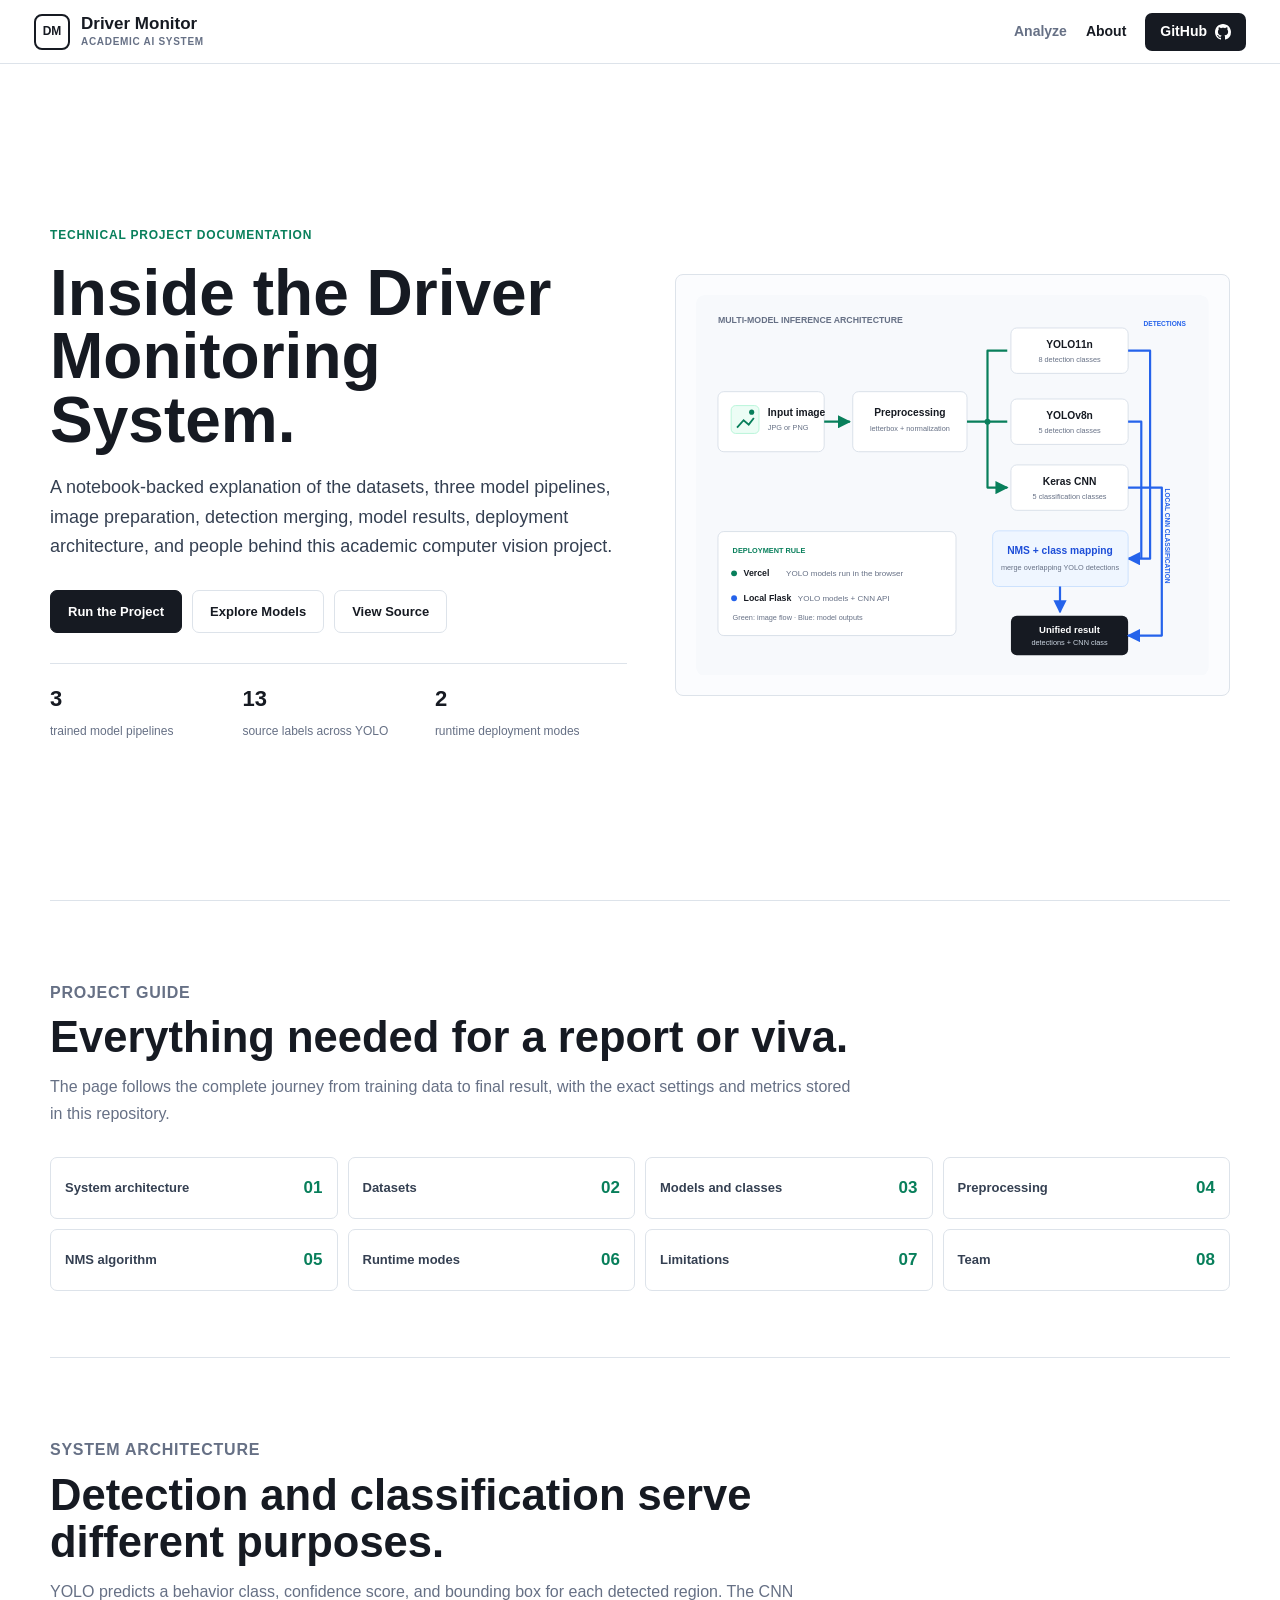
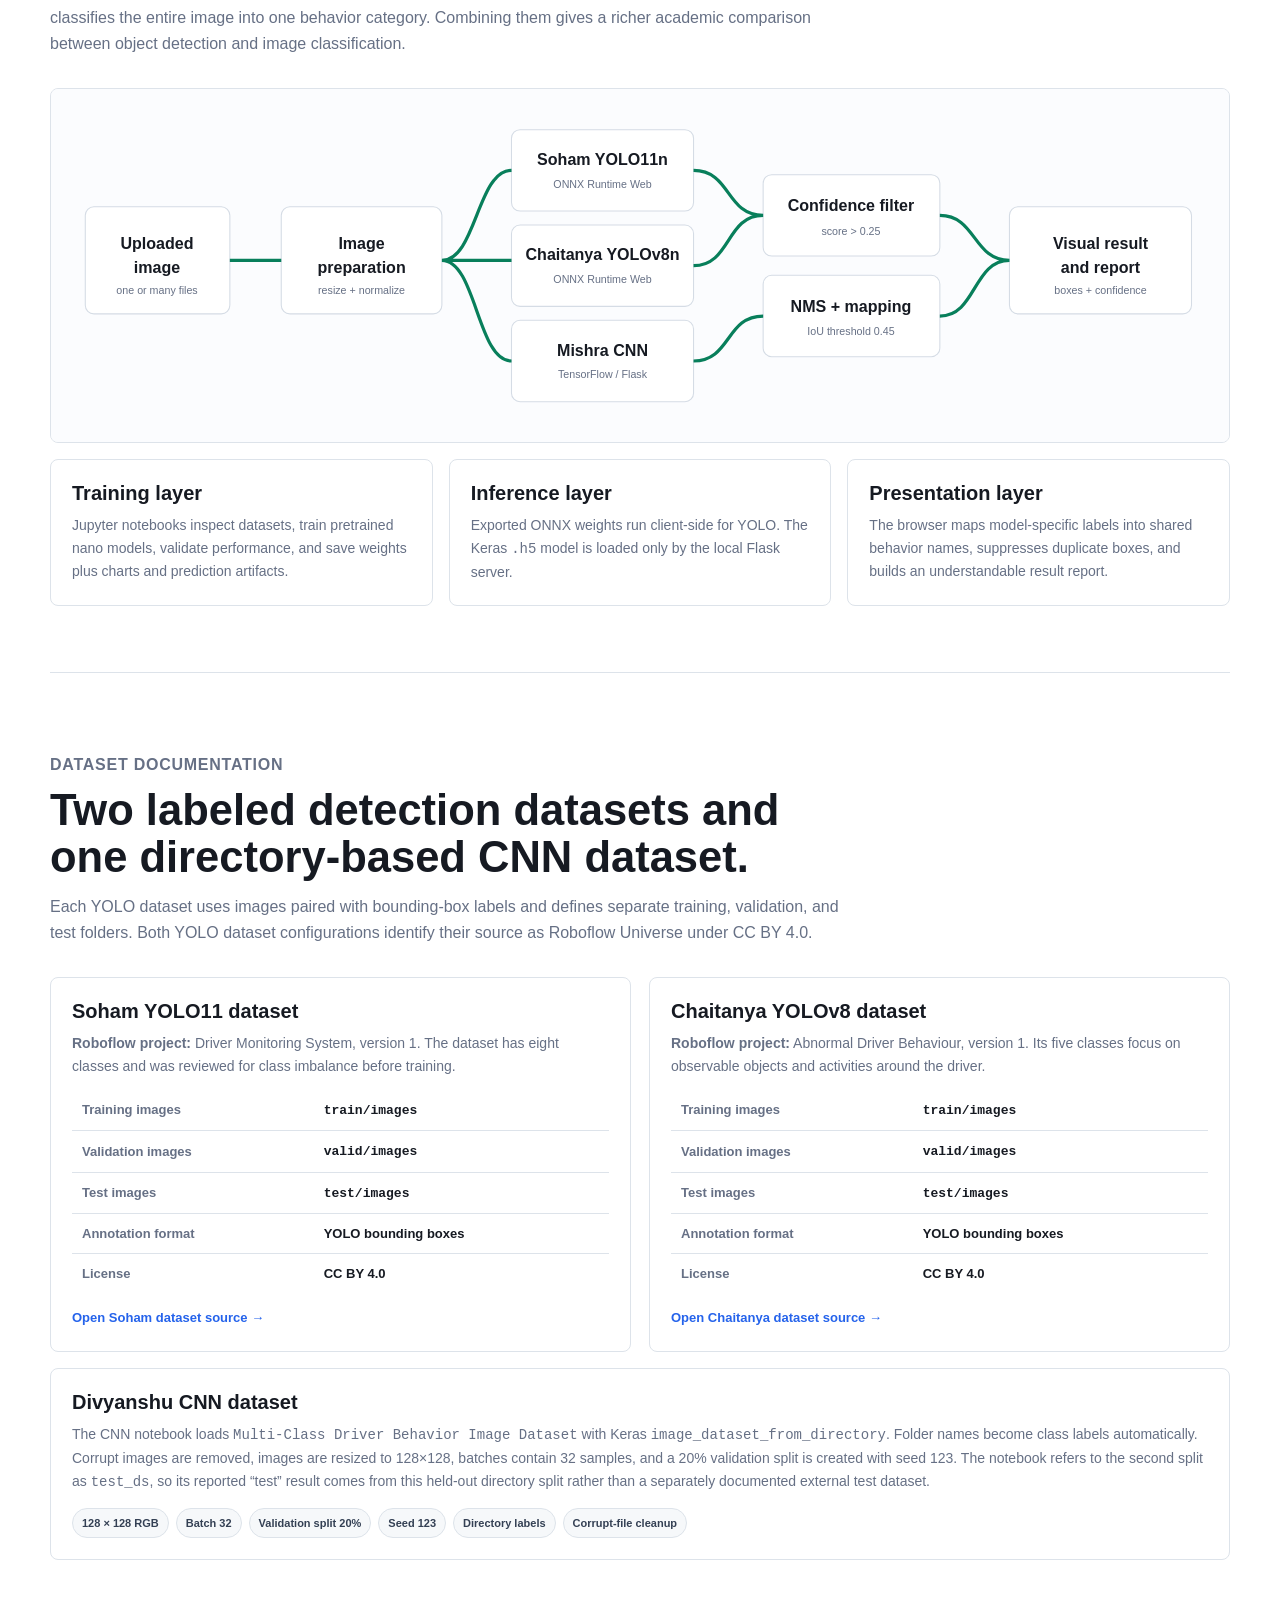
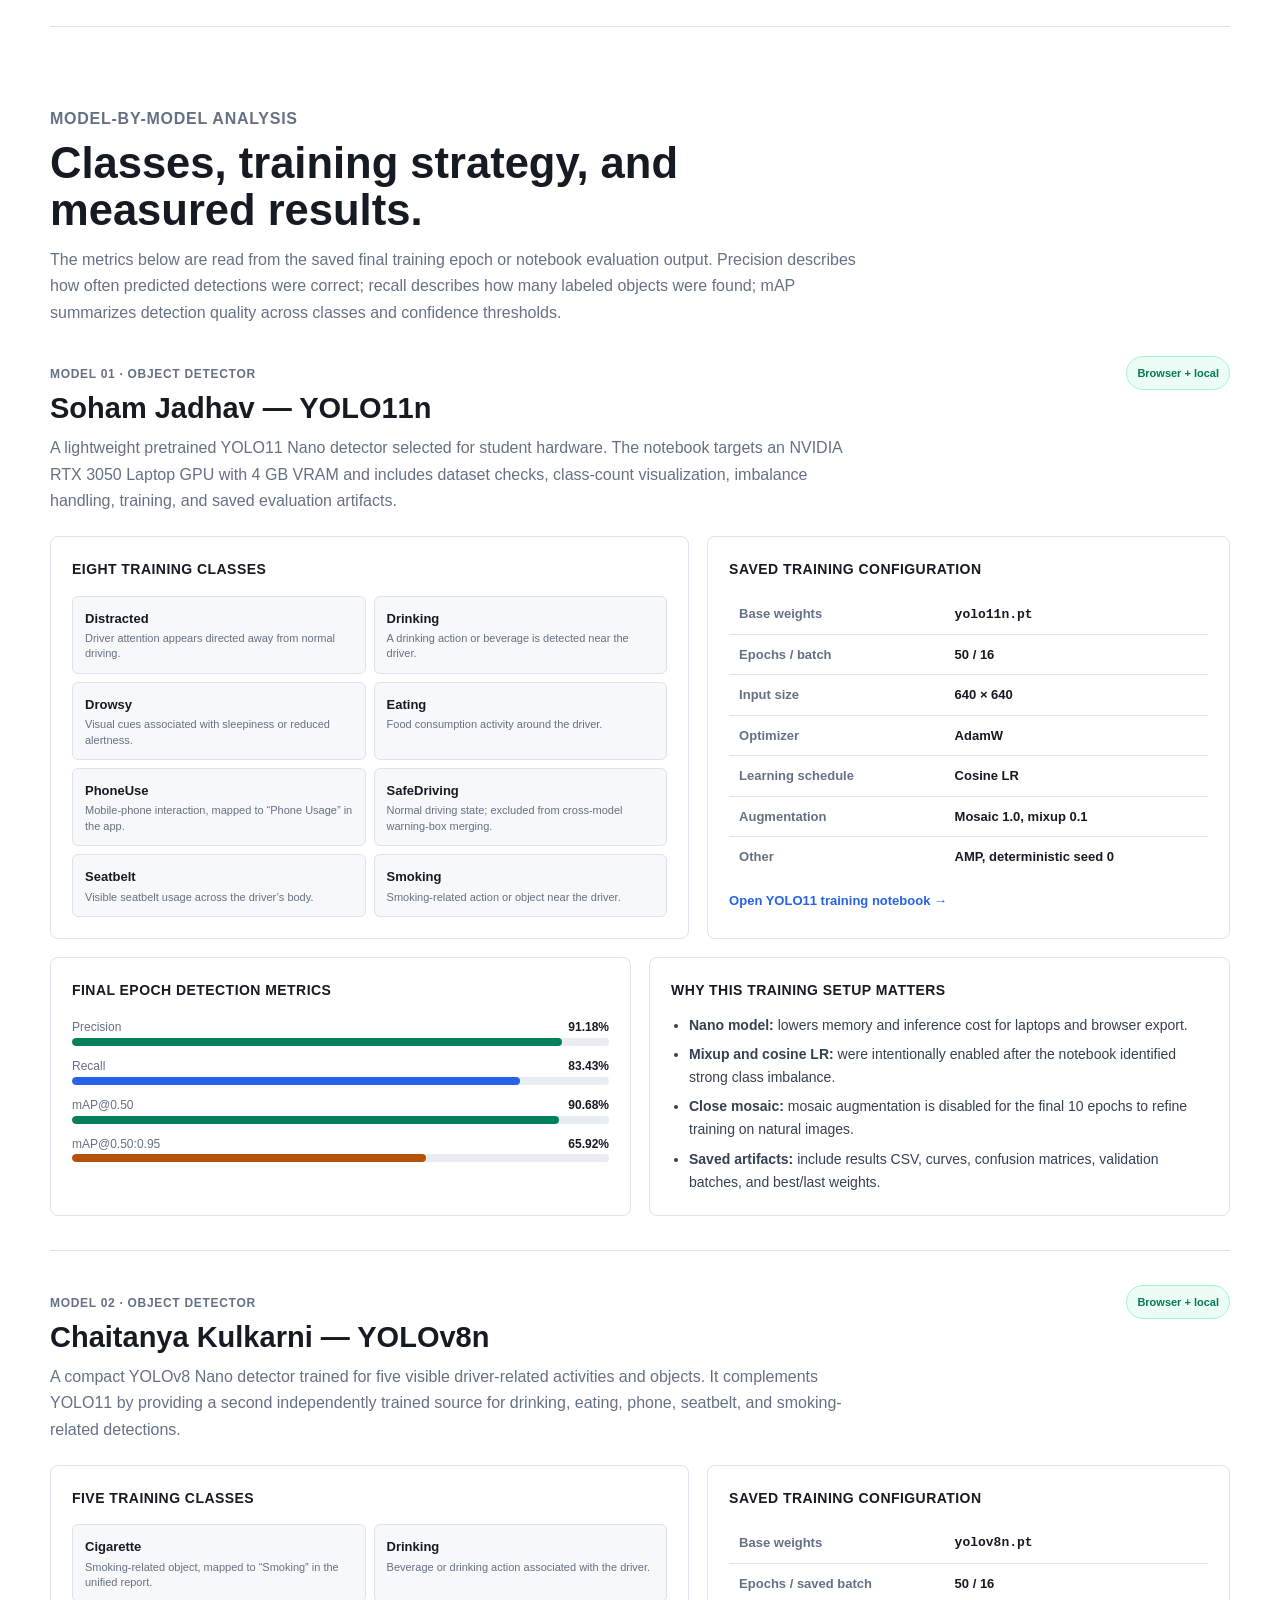
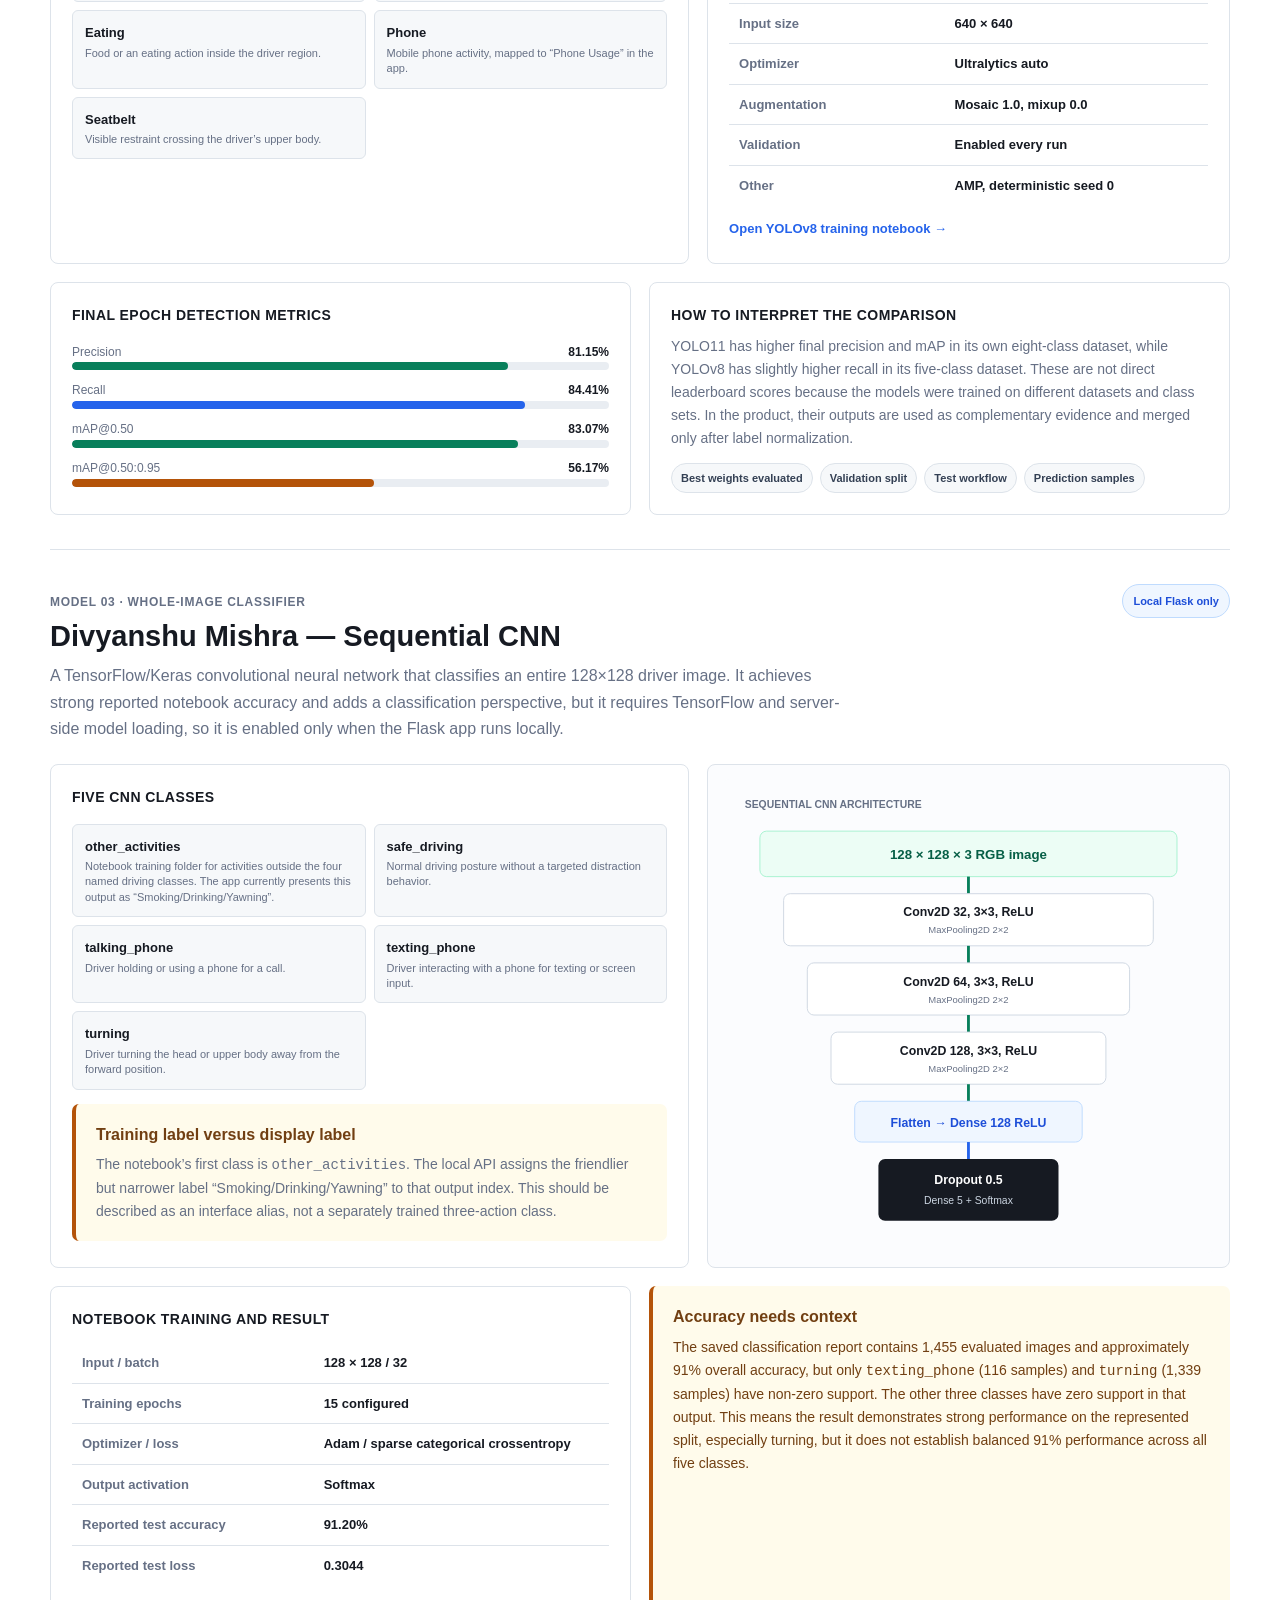
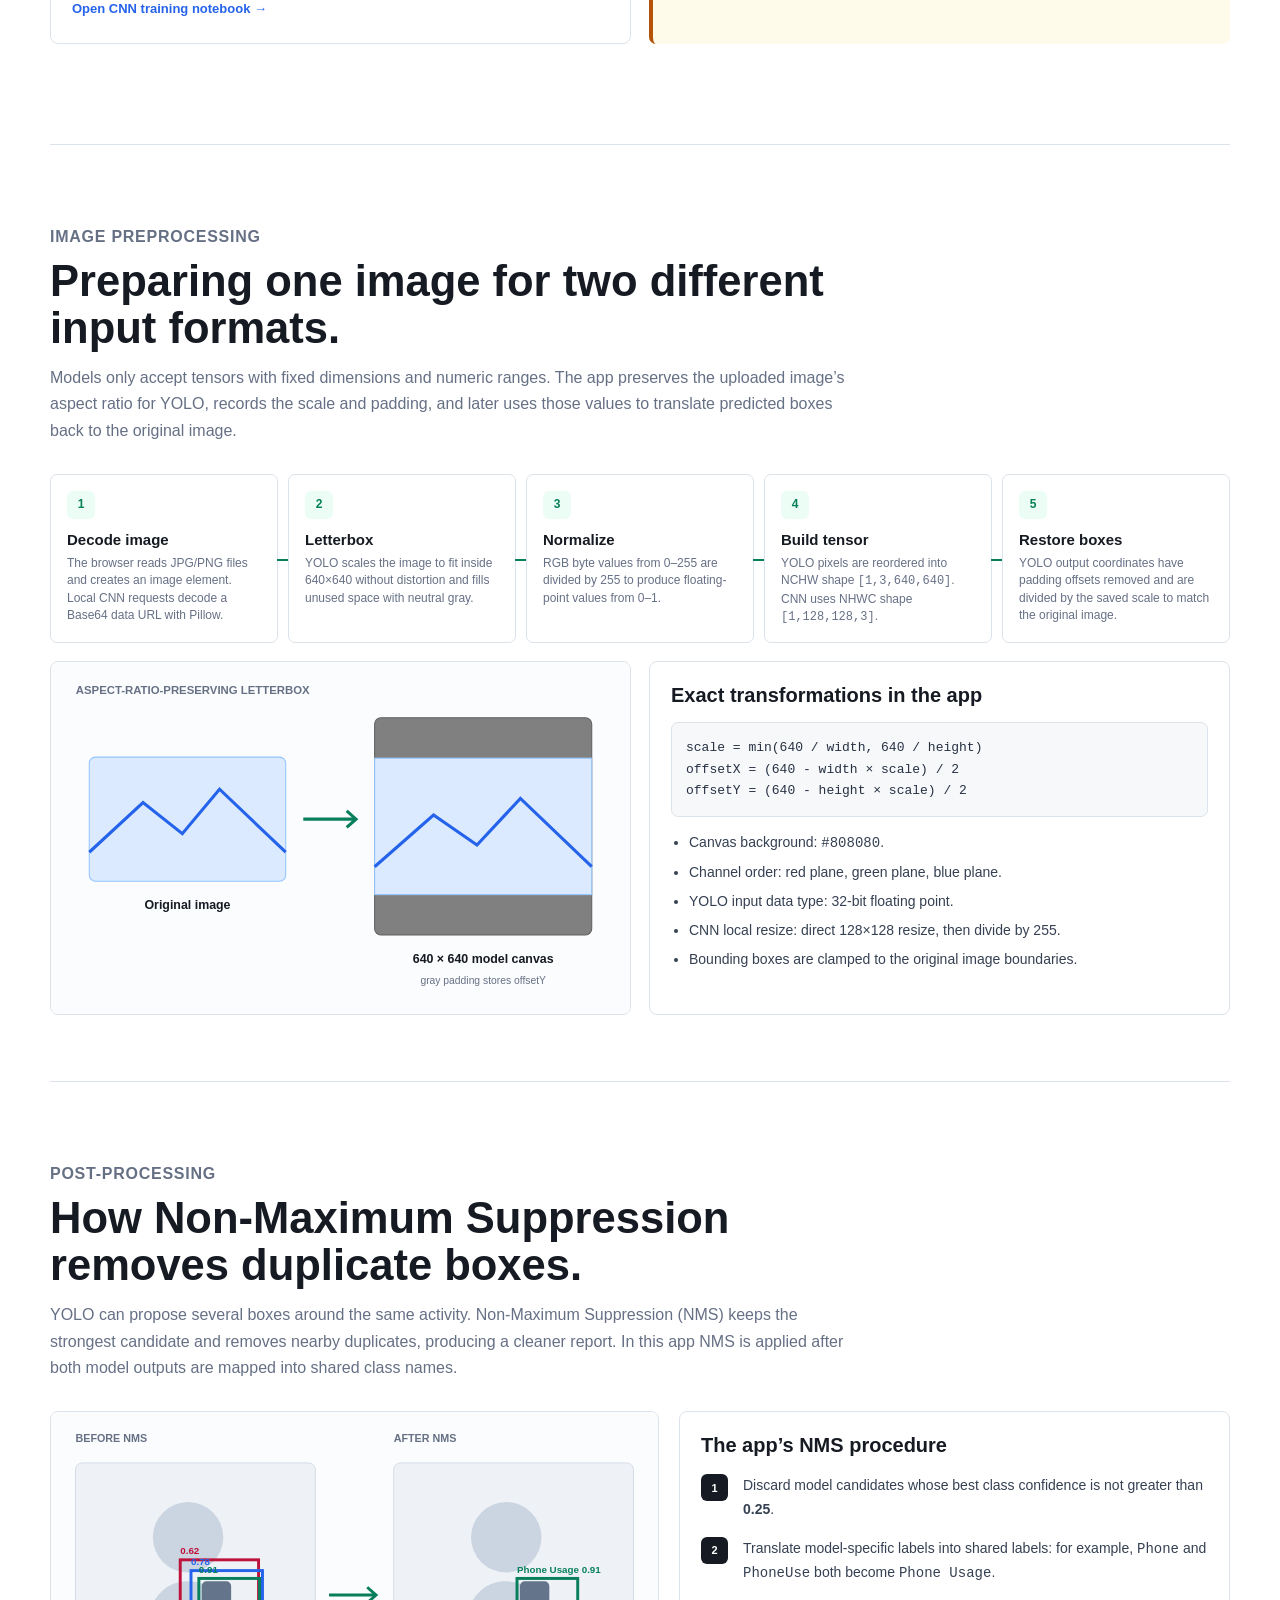
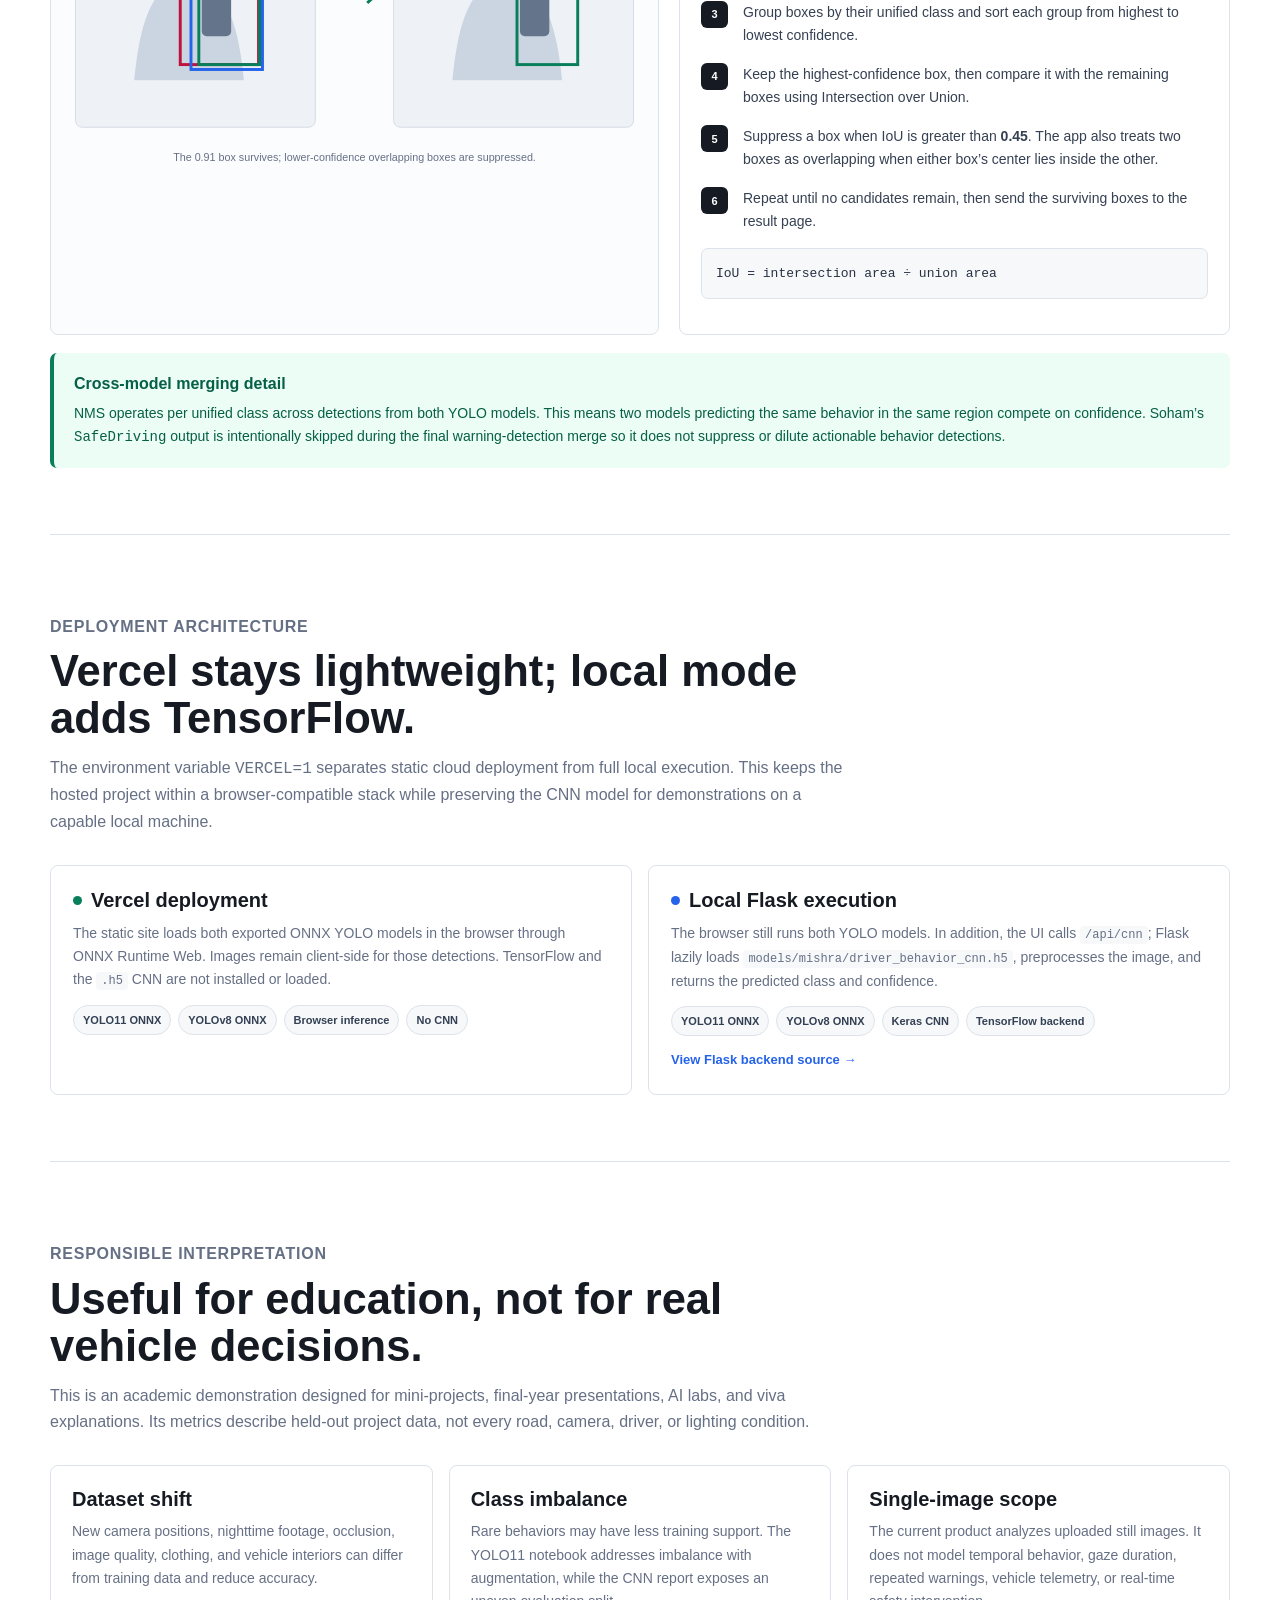
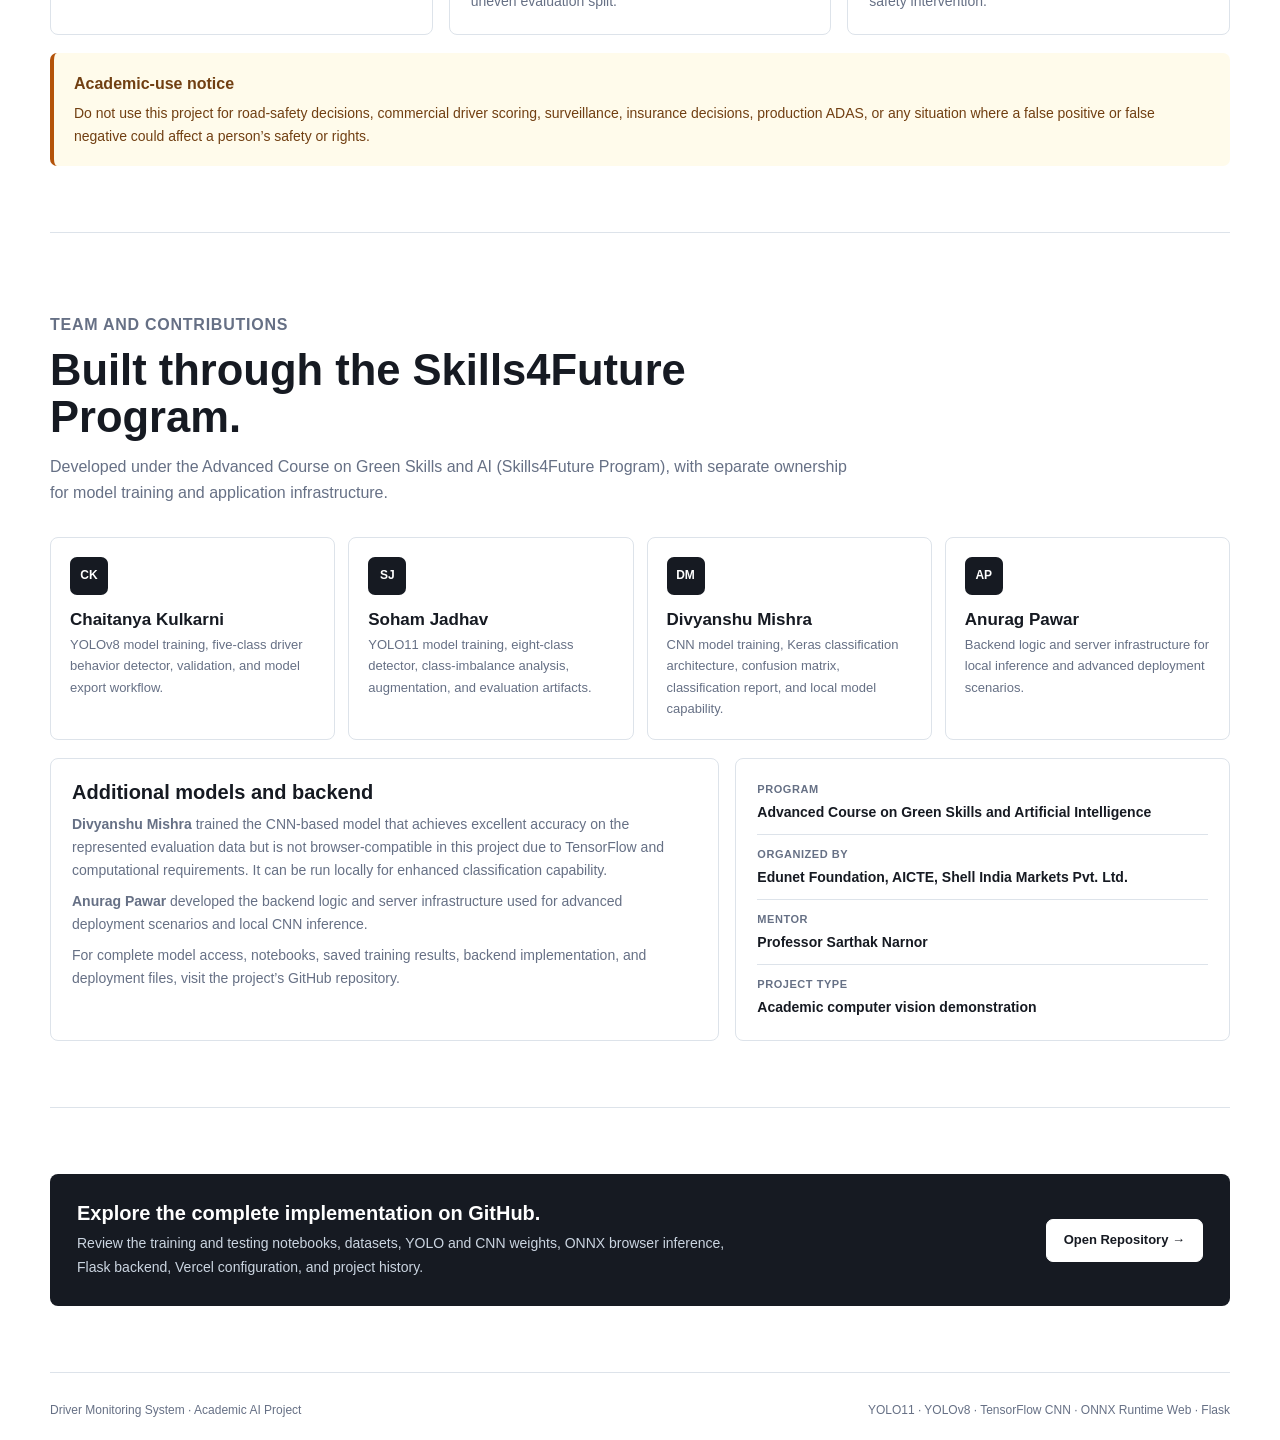
<file: public/about.html>
<!DOCTYPE html>
<html lang="en">
<head>
  <meta charset="UTF-8">
  <meta name="viewport" content="width=device-width, initial-scale=1.0">
  <title>How the Driver Monitoring System Works | YOLOv8, YOLO11 and CNN</title>
  <meta name="description" content="Technical documentation for a student Driver Monitoring System project: datasets, YOLOv8 and YOLO11 classes, CNN architecture, training metrics, image preprocessing, NMS, deployment, and team contributions.">
  <meta name="keywords" content="driver monitoring system project, YOLOv8 student project, YOLO11 driver behavior, CNN driver monitoring, computer vision mini project, driver behavior dataset, non maximum suppression">
  <meta name="author" content="Driver Monitoring System Project Team">
  <meta name="robots" content="index, follow">
  <meta name="theme-color" content="#ffffff">
  <link rel="canonical" href="/about.html">
  <link rel="icon" type="image/x-icon" href="/favicon.ico">
  <meta property="og:type" content="article">
  <meta property="og:title" content="Inside the Driver Monitoring System Student Project">
  <meta property="og:description" content="Explore the datasets, model classes, training metrics, preprocessing, NMS, architecture, and contributors behind this YOLO and CNN project.">
  <meta property="og:image" content="/demo-images/1_seatbelt.jpg">
  <meta name="twitter:card" content="summary_large_image">
  <script type="application/ld+json">
  {
    "@context": "https://schema.org",
    "@type": "TechArticle",
    "headline": "How the Driver Monitoring System Works",
    "description": "Technical documentation for an academic driver behavior analysis project using YOLOv8, YOLO11, ONNX Runtime Web, TensorFlow CNN, Flask, and non-maximum suppression.",
    "about": ["Driver Monitoring System", "Computer Vision", "YOLOv8", "YOLO11", "Convolutional Neural Network", "Non-Maximum Suppression"],
    "audience": {"@type": "EducationalAudience", "educationalRole": "student"},
    "isPartOf": {"@type": "SoftwareApplication", "name": "Driver Monitoring System", "applicationCategory": "EducationalApplication"},
    "codeRepository": "https://github.com/AlbatrossC/Driver-Monitoring-System"
  }
  </script>
  <style>
    :root {
      --ink: #161a22;
      --text: #354052;
      --muted: #667085;
      --line: #dde3ea;
      --soft: #f6f8fa;
      --green: #087f5b;
      --green-soft: #ecfdf5;
      --blue: #2563eb;
      --blue-soft: #eff6ff;
      --amber: #b45309;
      --amber-soft: #fffbeb;
      --red: #be123c;
      --red-soft: #fff1f2;
    }

    * { box-sizing: border-box; margin: 0; padding: 0; }
    html { scroll-behavior: smooth; scroll-padding-top: 84px; }
    body {
      color: var(--ink);
      background: #fff;
      font-family: "Aptos", "Segoe UI", -apple-system, BlinkMacSystemFont, Roboto, sans-serif;
      line-height: 1.65;
    }
    a { color: inherit; }
    svg { display: block; max-width: 100%; }

    .header {
      position: sticky;
      top: 0;
      z-index: 30;
      height: 64px;
      padding: 0 34px;
      display: flex;
      align-items: center;
      justify-content: space-between;
      border-bottom: 1px solid var(--line);
      background: rgba(255,255,255,.95);
      backdrop-filter: blur(12px);
    }
    .logo { display: inline-flex; align-items: center; gap: 11px; color: var(--ink); text-decoration: none; }
    .logo-mark {
      width: 36px; height: 36px; display: grid; place-items: center;
      border: 2px solid var(--ink); border-radius: 8px; font-size: 12px; font-weight: 750;
    }
    .logo-copy { display: grid; line-height: 1.05; }
    .logo-title { font-size: 17px; font-weight: 700; }
    .logo-sub { margin-top: 4px; color: var(--muted); font-size: 10px; font-weight: 650; text-transform: uppercase; letter-spacing: .7px; }
    .nav { display: flex; align-items: center; gap: 19px; }
    .nav a { color: var(--muted); text-decoration: none; font-size: 14px; font-weight: 650; }
    .nav a:hover, .nav a.active { color: var(--ink); }
    .nav .github { min-height: 38px; padding: 0 15px; display: inline-flex; align-items: center; gap: 8px; border-radius: 7px; background: var(--ink); color: #fff; }

    .page { width: min(1180px, calc(100% - 40px)); margin: 0 auto; }
    .hero {
      min-height: calc(100vh - 64px);
      padding: 54px 0 48px;
      display: grid;
      grid-template-columns: minmax(0, 1.02fr) minmax(410px, .98fr);
      gap: 48px;
      align-items: center;
    }
    .eyebrow { color: var(--green); font-size: 12px; font-weight: 750; text-transform: uppercase; letter-spacing: .8px; }
    h1 { margin-top: 16px; max-width: 700px; font-size: clamp(43px, 5vw, 68px); line-height: .99; font-weight: 680; letter-spacing: 0; }
    .lead { margin-top: 21px; max-width: 690px; color: var(--text); font-size: 18px; }
    .hero-actions { margin-top: 28px; display: flex; flex-wrap: wrap; gap: 10px; }
    .button { min-height: 43px; padding: 0 17px; display: inline-flex; align-items: center; justify-content: center; gap: 8px; border: 1px solid var(--line); border-radius: 7px; color: var(--ink); background: #fff; text-decoration: none; font-size: 13px; font-weight: 700; }
    .button.primary { border-color: var(--ink); background: var(--ink); color: #fff; }
    .hero-facts { margin-top: 30px; display: grid; grid-template-columns: repeat(3, minmax(0,1fr)); border-top: 1px solid var(--line); }
    .hero-fact { padding: 17px 13px 0 0; }
    .hero-fact strong { display: block; font-size: 22px; font-weight: 700; }
    .hero-fact span { color: var(--muted); font-size: 12px; }
    .hero-visual, .diagram { border: 1px solid var(--line); border-radius: 8px; background: #fbfcfe; overflow: hidden; }
    .hero-visual { padding: 20px; }

    .section { padding: 66px 0; border-top: 1px solid var(--line); }
    .section-head { max-width: 810px; margin-bottom: 30px; }
    .kicker { color: var(--green); font-size: 12px; font-weight: 750; text-transform: uppercase; letter-spacing: .75px; }
    h2 { margin-top: 8px; font-size: clamp(30px, 3.4vw, 44px); line-height: 1.08; font-weight: 680; }
    .section-head > p { margin-top: 13px; color: var(--muted); font-size: 16px; }
    h3 { font-size: 20px; line-height: 1.25; font-weight: 700; }
    h4 { font-size: 14px; font-weight: 750; text-transform: uppercase; letter-spacing: .45px; }
    .grid-2 { display: grid; grid-template-columns: repeat(2, minmax(0,1fr)); gap: 18px; }
    .grid-3 { display: grid; grid-template-columns: repeat(3, minmax(0,1fr)); gap: 16px; }
    .card { padding: 21px; border: 1px solid var(--line); border-radius: 8px; background: #fff; }
    .card p { margin-top: 8px; color: var(--muted); font-size: 14px; }
    .card ul, .details-list { margin: 12px 0 0 18px; color: var(--text); font-size: 14px; }
    .card li + li, .details-list li + li { margin-top: 6px; }
    .tag-row { margin-top: 13px; display: flex; flex-wrap: wrap; gap: 7px; }
    .tag { padding: 5px 9px; border: 1px solid var(--line); border-radius: 999px; background: var(--soft); color: #344054; font-size: 11px; font-weight: 680; }
    .callout { padding: 18px 20px; border-left: 4px solid var(--amber); border-radius: 7px; background: var(--amber-soft); color: #713f12; }
    .callout strong { display: block; font-size: 16px; }
    .callout p { margin-top: 5px; font-size: 14px; }
    .note-green { border-left-color: var(--green); background: var(--green-soft); color: #065f46; }

    .toc { display: grid; grid-template-columns: repeat(4,minmax(0,1fr)); gap: 10px; }
    .toc a { min-height: 62px; padding: 13px 14px; display: flex; align-items: center; justify-content: space-between; gap: 8px; border: 1px solid var(--line); border-radius: 7px; color: var(--text); text-decoration: none; font-size: 13px; font-weight: 680; }
    .toc a:hover { border-color: #98a2b3; background: var(--soft); }
    .toc span { color: var(--green); font-size: 17px; }

    .model { padding: 34px 0; border-top: 1px solid var(--line); }
    .model:first-of-type { border-top: 0; padding-top: 0; }
    .model-head { display: grid; grid-template-columns: minmax(0,1fr) auto; gap: 20px; align-items: start; }
    .model-id { color: var(--muted); font-size: 12px; font-weight: 700; text-transform: uppercase; letter-spacing: .7px; }
    .model-head h3 { margin-top: 5px; font-size: 29px; font-weight: 680; }
    .model-head p { margin-top: 9px; max-width: 800px; color: var(--muted); }
    .runtime-badge { padding: 7px 10px; border: 1px solid #a7f3d0; border-radius: 999px; background: var(--green-soft); color: #047857; font-size: 11px; font-weight: 750; white-space: nowrap; }
    .runtime-badge.local { border-color: #bfdbfe; background: var(--blue-soft); color: #1d4ed8; }
    .model-grid { margin-top: 22px; display: grid; grid-template-columns: 1.1fr .9fr; gap: 18px; }
    .class-grid { margin-top: 14px; display: grid; grid-template-columns: repeat(2,minmax(0,1fr)); gap: 8px; }
    .class-item { padding: 11px 12px; border: 1px solid var(--line); border-radius: 6px; background: var(--soft); }
    .class-item strong { display: block; font-size: 13px; }
    .class-item span { display: block; margin-top: 2px; color: var(--muted); font-size: 11px; line-height: 1.4; }
    .config-table { width: 100%; margin-top: 12px; border-collapse: collapse; font-size: 13px; }
    .config-table th, .config-table td { padding: 9px 10px; border-bottom: 1px solid var(--line); text-align: left; }
    .config-table th { width: 45%; color: var(--muted); font-weight: 650; }
    .config-table td { color: var(--ink); font-weight: 650; }
    .config-table tr:last-child th, .config-table tr:last-child td { border-bottom: 0; }

    .metrics { margin-top: 16px; display: grid; gap: 11px; }
    .metric-top { display: flex; justify-content: space-between; gap: 12px; font-size: 12px; }
    .metric-top span { color: var(--muted); }
    .metric-top strong { font-weight: 750; }
    .metric-track { height: 8px; border-radius: 999px; background: #e9edf2; overflow: hidden; }
    .metric-fill { height: 100%; border-radius: inherit; background: var(--green); }
    .metric-fill.blue { background: var(--blue); }
    .metric-fill.amber { background: var(--amber); }
    .source-link { margin-top: 13px; display: inline-flex; align-items: center; gap: 7px; color: var(--blue); font-size: 13px; font-weight: 700; text-decoration: none; }
    .source-link:hover { text-decoration: underline; }

    .pipeline { display: grid; grid-template-columns: repeat(5,minmax(0,1fr)); gap: 10px; }
    .pipe-step { position: relative; min-height: 132px; padding: 16px; border: 1px solid var(--line); border-radius: 7px; background: #fff; }
    .pipe-step:not(:last-child)::after { content: ""; position: absolute; top: 50%; right: -11px; width: 11px; height: 2px; background: var(--green); z-index: 2; }
    .pipe-num { width: 28px; height: 28px; display: grid; place-items: center; border-radius: 6px; background: var(--green-soft); color: var(--green); font-size: 12px; font-weight: 750; }
    .pipe-step h3 { margin-top: 12px; font-size: 15px; }
    .pipe-step p { margin-top: 5px; color: var(--muted); font-size: 12px; line-height: 1.45; }

    .nms-layout { display: grid; grid-template-columns: 1.05fr .95fr; gap: 20px; align-items: stretch; }
    .formula { margin: 14px 0; padding: 14px; border: 1px solid var(--line); border-radius: 7px; background: var(--soft); font-family: Consolas, monospace; font-size: 13px; color: #273142; overflow-x: auto; }
    .algorithm { counter-reset: algo; display: grid; gap: 10px; }
    .algorithm li { list-style: none; position: relative; padding-left: 42px; color: var(--text); font-size: 14px; }
    .algorithm li::before { counter-increment: algo; content: counter(algo); position: absolute; left: 0; top: 0; width: 27px; height: 27px; display: grid; place-items: center; border-radius: 6px; background: var(--ink); color: #fff; font-size: 11px; font-weight: 750; }

    .split { display: grid; grid-template-columns: repeat(2,minmax(0,1fr)); gap: 16px; }
    .runtime-card { padding: 22px; border: 1px solid var(--line); border-radius: 8px; }
    .runtime-card h3 { display: flex; align-items: center; gap: 9px; }
    .status-dot { width: 9px; height: 9px; border-radius: 50%; background: var(--green); }
    .runtime-card.local .status-dot { background: var(--blue); }
    .runtime-card p { margin-top: 9px; color: var(--muted); font-size: 14px; }
    .runtime-card code { padding: 2px 5px; border-radius: 4px; background: var(--soft); font-family: Consolas, monospace; font-size: 12px; }

    .team-grid { display: grid; grid-template-columns: repeat(4,minmax(0,1fr)); gap: 13px; }
    .person { padding: 19px; border: 1px solid var(--line); border-radius: 8px; background: #fff; }
    .person-mark { width: 38px; height: 38px; display: grid; place-items: center; border-radius: 7px; background: var(--ink); color: #fff; font-size: 12px; font-weight: 750; }
    .person h3 { margin-top: 14px; font-size: 17px; }
    .person p { margin-top: 4px; color: var(--muted); font-size: 13px; }
    .program { margin-top: 18px; display: grid; grid-template-columns: 1.15fr .85fr; gap: 16px; }
    .program-list { display: grid; gap: 10px; }
    .program-row { padding-bottom: 10px; border-bottom: 1px solid var(--line); }
    .program-row:last-child { border-bottom: 0; padding-bottom: 0; }
    .program-row span { display: block; color: var(--muted); font-size: 11px; font-weight: 700; text-transform: uppercase; letter-spacing: .55px; }
    .program-row strong { display: block; margin-top: 3px; font-size: 14px; }
    .github-panel { padding: 27px; display: flex; align-items: center; justify-content: space-between; gap: 24px; border-radius: 8px; background: var(--ink); color: #fff; }
    .github-panel p { margin-top: 6px; max-width: 650px; color: #cbd5e1; font-size: 14px; }
    .github-panel .button { flex: 0 0 auto; border-color: #fff; background: #fff; }
    .footer { padding: 28px 0 34px; border-top: 1px solid var(--line); display: flex; justify-content: space-between; flex-wrap: wrap; gap: 12px; color: var(--muted); font-size: 12px; }

    @media (max-width: 960px) {
      .hero, .model-grid, .nms-layout, .program { grid-template-columns: 1fr; }
      .hero { min-height: auto; }
      .hero-visual { max-width: 650px; }
      .toc { grid-template-columns: repeat(2,minmax(0,1fr)); }
      .pipeline { grid-template-columns: repeat(2,minmax(0,1fr)); }
      .pipe-step:not(:last-child)::after { display: none; }
      .team-grid { grid-template-columns: repeat(2,minmax(0,1fr)); }
    }
    @media (max-width: 650px) {
      .header { padding: 0 17px; }
      .logo-sub, .nav .github span, .nav > a:first-child { display: none; }
      .nav { gap: 13px; }
      .page { width: min(100% - 30px, 1180px); }
      .hero { padding-top: 38px; gap: 30px; }
      h1 { font-size: 40px; }
      .hero-facts, .grid-2, .grid-3, .split, .pipeline, .team-grid, .class-grid { grid-template-columns: 1fr; }
      .section { padding: 48px 0; }
      .toc { grid-template-columns: 1fr; }
      .model-head { grid-template-columns: 1fr; }
      .runtime-badge { width: fit-content; }
      .github-panel { align-items: flex-start; flex-direction: column; }
    }
  </style>
</head>
<body>
  <header class="header">
    <a href="/" class="logo" aria-label="Driver Monitor home">
      <span class="logo-mark">DM</span>
      <span class="logo-copy"><span class="logo-title">Driver Monitor</span><span class="logo-sub">Academic AI system</span></span>
    </a>
    <nav class="nav" aria-label="Main navigation">
      <a href="/">Analyze</a>
      <a href="/about.html" class="active">About</a>
      <a class="github" href="https://github.com/AlbatrossC/Driver-Monitoring-System" target="_blank" rel="noopener noreferrer">
        <span>GitHub</span>
        <svg width="16" height="16" viewBox="0 0 16 16" fill="currentColor" aria-hidden="true"><path d="M8 0C3.58 0 0 3.58 0 8c0 3.54 2.29 6.53 5.47 7.59.4.07.55-.17.55-.38 0-.19-.01-.82-.01-1.49-2.01.37-2.53-.49-2.69-.94-.09-.23-.48-.94-.82-1.13-.28-.15-.68-.52-.01-.53.63-.01 1.08.58 1.23.82.72 1.21 1.87.87 2.33.66.07-.52.28-.87.51-1.07-1.78-.2-3.64-.89-3.64-3.95 0-.87.31-1.59.82-2.15-.08-.2-.36-1.02.08-2.12 0 0 .67-.21 2.2.82.64-.18 1.32-.27 2-.27.68 0 1.36.09 2 .27 1.53-1.04 2.2-.82 2.2-.82.44 1.1.16 1.92.08 2.12.51.56.82 1.27.82 2.15 0 3.07-1.87 3.75-3.65 3.95.29.25.54.73.54 1.48 0 1.07-.01 1.93-.01 2.2 0 .21.15.46.55.38A8.013 8.013 0 0016 8c0-4.42-3.58-8-8-8z"/></svg>
      </a>
    </nav>
  </header>

  <main class="page">
    <section class="hero">
      <div>
        <p class="eyebrow">Technical project documentation</p>
        <h1>Inside the Driver Monitoring System.</h1>
        <p class="lead">A notebook-backed explanation of the datasets, three model pipelines, image preparation, detection merging, model results, deployment architecture, and people behind this academic computer vision project.</p>
        <div class="hero-actions">
          <a class="button primary" href="/">Run the Project</a>
          <a class="button" href="#models">Explore Models</a>
          <a class="button" href="https://github.com/AlbatrossC/Driver-Monitoring-System" target="_blank" rel="noopener noreferrer">View Source</a>
        </div>
        <div class="hero-facts">
          <div class="hero-fact"><strong>3</strong><span>trained model pipelines</span></div>
          <div class="hero-fact"><strong>13</strong><span>source labels across YOLO</span></div>
          <div class="hero-fact"><strong>2</strong><span>runtime deployment modes</span></div>
        </div>
      </div>
      <div class="hero-visual">
        <svg viewBox="0 0 700 520" role="img" aria-labelledby="heroDiagramTitle heroDiagramDesc">
          <title id="heroDiagramTitle">Driver Monitoring System architecture</title>
          <desc id="heroDiagramDesc">The input image is preprocessed and sent to two browser YOLO detectors and one local CNN. YOLO detections pass through NMS while the CNN classification joins the final report separately.</desc>
          <defs>
            <marker id="heroArrowGreen" viewBox="0 0 10 10" refX="9" refY="5" markerWidth="6" markerHeight="6" orient="auto-start-reverse">
              <path d="M0 0l10 5-10 5z" fill="#087f5b"/>
            </marker>
            <marker id="heroArrowBlue" viewBox="0 0 10 10" refX="9" refY="5" markerWidth="6" markerHeight="6" orient="auto-start-reverse">
              <path d="M0 0l10 5-10 5z" fill="#2563eb"/>
            </marker>
          </defs>
          <rect width="700" height="520" rx="12" fill="#f7f9fc"/>
          <g font-family="Aptos, Segoe UI, sans-serif">
            <text x="30" y="38" fill="#667085" font-size="12" font-weight="700">MULTI-MODEL INFERENCE ARCHITECTURE</text>

            <rect x="30" y="132" width="145" height="82" rx="8" fill="#fff" stroke="#cfd7e2"/>
            <rect x="48" y="151" width="38" height="38" rx="6" fill="#ecfdf5" stroke="#a7f3d0"/>
            <path d="M56 181l9-10 7 6 7-9" fill="none" stroke="#087f5b" stroke-width="2.5"/>
            <circle cx="76" cy="160" r="3.5" fill="#087f5b"/>
            <text x="98" y="165" fill="#161a22" font-size="14" font-weight="700">Input image</text>
            <text x="98" y="185" fill="#667085" font-size="10">JPG or PNG</text>

            <path d="M175 173h35" fill="none" stroke="#087f5b" stroke-width="3" marker-end="url(#heroArrowGreen)"/>
            <rect x="214" y="132" width="156" height="82" rx="8" fill="#fff" stroke="#cfd7e2"/>
            <text x="292" y="165" text-anchor="middle" fill="#161a22" font-size="14" font-weight="700">Preprocessing</text>
            <text x="292" y="186" text-anchor="middle" fill="#667085" font-size="10">letterbox + normalization</text>

            <path d="M370 173h28V76h27M398 173h27M398 173v90h27" fill="none" stroke="#087f5b" stroke-width="3" marker-end="url(#heroArrowGreen)" stroke-linejoin="round"/>
            <circle cx="398" cy="173" r="4" fill="#087f5b"/>

            <g fill="#fff" stroke="#cfd7e2">
              <rect x="430" y="45" width="160" height="62" rx="8"/>
              <rect x="430" y="142" width="160" height="62" rx="8"/>
              <rect x="430" y="232" width="160" height="62" rx="8"/>
            </g>
            <g fill="#161a22" font-size="14" font-weight="700" text-anchor="middle">
              <text x="510" y="72">YOLO11n</text>
              <text x="510" y="169">YOLOv8n</text>
              <text x="510" y="259">Keras CNN</text>
            </g>
            <g fill="#667085" font-size="10" text-anchor="middle">
              <text x="510" y="91">8 detection classes</text>
              <text x="510" y="188">5 detection classes</text>
              <text x="510" y="278">5 classification classes</text>
            </g>

            <text x="611" y="43" fill="#2563eb" font-size="9" font-weight="700">DETECTIONS</text>
            <path d="M590 76h30v284h-30M590 173h18v187h-18" fill="none" stroke="#2563eb" stroke-width="3" marker-end="url(#heroArrowBlue)" stroke-linejoin="round"/>
            <rect x="405" y="322" width="185" height="76" rx="8" fill="#eff6ff" stroke="#bfdbfe"/>
            <text x="497" y="353" text-anchor="middle" fill="#1d4ed8" font-size="14" font-weight="700">NMS + class mapping</text>
            <text x="497" y="375" text-anchor="middle" fill="#667085" font-size="10">merge overlapping YOLO detections</text>

            <rect x="430" y="438" width="160" height="54" rx="8" fill="#161a22"/>
            <text x="510" y="461" text-anchor="middle" fill="#fff" font-size="13" font-weight="700">Unified result</text>
            <text x="510" y="478" text-anchor="middle" fill="#cbd5e1" font-size="10">detections + CNN class</text>
            <path d="M497 398v35" fill="none" stroke="#2563eb" stroke-width="3" marker-end="url(#heroArrowBlue)"/>
            <path d="M590 263h46v202h-46" fill="none" stroke="#2563eb" stroke-width="3" marker-end="url(#heroArrowBlue)" stroke-linejoin="round"/>
            <text x="641" y="329" transform="rotate(90 641 329)" text-anchor="middle" fill="#2563eb" font-size="9" font-weight="700">LOCAL CNN CLASSIFICATION</text>

            <rect x="30" y="323" width="325" height="142" rx="8" fill="#fff" stroke="#cfd7e2"/>
            <text x="50" y="352" fill="#087f5b" font-size="10" font-weight="700">DEPLOYMENT RULE</text>
            <circle cx="52" cy="380" r="4" fill="#087f5b"/>
            <text x="65" y="384" fill="#161a22" font-size="12" font-weight="700">Vercel</text>
            <text x="123" y="384" fill="#667085" font-size="11">YOLO models run in the browser</text>
            <circle cx="52" cy="414" r="4" fill="#2563eb"/>
            <text x="65" y="418" fill="#161a22" font-size="12" font-weight="700">Local Flask</text>
            <text x="139" y="418" fill="#667085" font-size="11">YOLO models + CNN API</text>
            <text x="50" y="444" fill="#667085" font-size="10">Green: image flow  ·  Blue: model outputs</text>
          </g>
        </svg>
      </div>
    </section>

    <section class="section" aria-labelledby="contents-title">
      <div class="section-head"><p class="kicker">Project guide</p><h2 id="contents-title">Everything needed for a report or viva.</h2><p>The page follows the complete journey from training data to final result, with the exact settings and metrics stored in this repository.</p></div>
      <nav class="toc" aria-label="About page sections">
        <a href="#architecture">System architecture <span>01</span></a>
        <a href="#datasets">Datasets <span>02</span></a>
        <a href="#models">Models and classes <span>03</span></a>
        <a href="#preprocessing">Preprocessing <span>04</span></a>
        <a href="#nms">NMS algorithm <span>05</span></a>
        <a href="#runtime">Runtime modes <span>06</span></a>
        <a href="#limitations">Limitations <span>07</span></a>
        <a href="#team">Team <span>08</span></a>
      </nav>
    </section>

    <section class="section" id="architecture">
      <div class="section-head"><p class="kicker">System architecture</p><h2>Detection and classification serve different purposes.</h2><p>YOLO predicts a behavior class, confidence score, and bounding box for each detected region. The CNN classifies the entire image into one behavior category. Combining them gives a richer academic comparison between object detection and image classification.</p></div>
      <div class="diagram">
        <svg viewBox="0 0 1100 330" role="img" aria-labelledby="systemTitle systemDesc">
          <title id="systemTitle">End-to-end inference flow</title><desc id="systemDesc">The uploaded image is prepared, sent to parallel model branches, post-processed, and displayed as a result.</desc>
          <rect width="1100" height="330" fill="#fbfcfe"/>
          <g font-family="Aptos, Segoe UI, sans-serif">
            <g fill="#fff" stroke="#d5dce5"><rect x="32" y="110" width="135" height="100" rx="8"/><rect x="215" y="110" width="150" height="100" rx="8"/><rect x="430" y="38" width="170" height="76" rx="8"/><rect x="430" y="127" width="170" height="76" rx="8"/><rect x="430" y="216" width="170" height="76" rx="8"/><rect x="665" y="80" width="165" height="76" rx="8"/><rect x="665" y="174" width="165" height="76" rx="8"/><rect x="895" y="110" width="170" height="100" rx="8"/></g>
            <g fill="#161a22" font-size="15" font-weight="700" text-anchor="middle"><text x="99" y="149">Uploaded</text><text x="99" y="172">image</text><text x="290" y="149">Image</text><text x="290" y="172">preparation</text><text x="515" y="71">Soham YOLO11n</text><text x="515" y="160">Chaitanya YOLOv8n</text><text x="515" y="249">Mishra CNN</text><text x="747" y="114">Confidence filter</text><text x="747" y="208">NMS + mapping</text><text x="980" y="149">Visual result</text><text x="980" y="172">and report</text></g>
            <g fill="#667085" font-size="10" text-anchor="middle"><text x="99" y="191">one or many files</text><text x="290" y="191">resize + normalize</text><text x="515" y="92">ONNX Runtime Web</text><text x="515" y="181">ONNX Runtime Web</text><text x="515" y="270">TensorFlow / Flask</text><text x="747" y="136">score &gt; 0.25</text><text x="747" y="230">IoU threshold 0.45</text><text x="980" y="191">boxes + confidence</text></g>
            <g stroke="#087f5b" stroke-width="3" fill="none"><path d="M167 160h48"/><path d="M365 160c32 0 33-84 65-84M365 160h65M365 160c32 0 33 94 65 94"/><path d="M600 76c35 0 30 42 65 42M600 165c35 0 30-47 65-47M600 254c35 0 30-42 65-42"/><path d="M830 118c34 0 31 42 65 42M830 212c34 0 31-52 65-52"/></g>
          </g>
        </svg>
      </div>
      <div class="grid-3" style="margin-top:16px">
        <article class="card"><h3>Training layer</h3><p>Jupyter notebooks inspect datasets, train pretrained nano models, validate performance, and save weights plus charts and prediction artifacts.</p></article>
        <article class="card"><h3>Inference layer</h3><p>Exported ONNX weights run client-side for YOLO. The Keras <code>.h5</code> model is loaded only by the local Flask server.</p></article>
        <article class="card"><h3>Presentation layer</h3><p>The browser maps model-specific labels into shared behavior names, suppresses duplicate boxes, and builds an understandable result report.</p></article>
      </div>
    </section>

    <section class="section" id="datasets">
      <div class="section-head"><p class="kicker">Dataset documentation</p><h2>Two labeled detection datasets and one directory-based CNN dataset.</h2><p>Each YOLO dataset uses images paired with bounding-box labels and defines separate training, validation, and test folders. Both YOLO dataset configurations identify their source as Roboflow Universe under CC BY 4.0.</p></div>
      <div class="grid-2">
        <article class="card">
          <h3>Soham YOLO11 dataset</h3>
          <p><strong>Roboflow project:</strong> Driver Monitoring System, version 1. The dataset has eight classes and was reviewed for class imbalance before training.</p>
          <table class="config-table"><tr><th>Training images</th><td><code>train/images</code></td></tr><tr><th>Validation images</th><td><code>valid/images</code></td></tr><tr><th>Test images</th><td><code>test/images</code></td></tr><tr><th>Annotation format</th><td>YOLO bounding boxes</td></tr><tr><th>License</th><td>CC BY 4.0</td></tr></table>
          <a class="source-link" href="https://universe.roboflow.com/dataset-b2ns9/driver-monitoring-system-v0mei-mpvgx/dataset/1" target="_blank" rel="noopener noreferrer">Open Soham dataset source →</a>
        </article>
        <article class="card">
          <h3>Chaitanya YOLOv8 dataset</h3>
          <p><strong>Roboflow project:</strong> Abnormal Driver Behaviour, version 1. Its five classes focus on observable objects and activities around the driver.</p>
          <table class="config-table"><tr><th>Training images</th><td><code>train/images</code></td></tr><tr><th>Validation images</th><td><code>valid/images</code></td></tr><tr><th>Test images</th><td><code>test/images</code></td></tr><tr><th>Annotation format</th><td>YOLO bounding boxes</td></tr><tr><th>License</th><td>CC BY 4.0</td></tr></table>
          <a class="source-link" href="https://universe.roboflow.com/computer-vision-ao07t/abnormal-driver-behaviour-bh1gs/dataset/1" target="_blank" rel="noopener noreferrer">Open Chaitanya dataset source →</a>
        </article>
      </div>
      <article class="card" style="margin-top:16px">
        <h3>Divyanshu CNN dataset</h3>
        <p>The CNN notebook loads <code>Multi-Class Driver Behavior Image Dataset</code> with Keras <code>image_dataset_from_directory</code>. Folder names become class labels automatically. Corrupt images are removed, images are resized to 128×128, batches contain 32 samples, and a 20% validation split is created with seed 123. The notebook refers to the second split as <code>test_ds</code>, so its reported “test” result comes from this held-out directory split rather than a separately documented external test dataset.</p>
        <div class="tag-row"><span class="tag">128 × 128 RGB</span><span class="tag">Batch 32</span><span class="tag">Validation split 20%</span><span class="tag">Seed 123</span><span class="tag">Directory labels</span><span class="tag">Corrupt-file cleanup</span></div>
      </article>
    </section>

    <section class="section" id="models">
      <div class="section-head"><p class="kicker">Model-by-model analysis</p><h2>Classes, training strategy, and measured results.</h2><p>The metrics below are read from the saved final training epoch or notebook evaluation output. Precision describes how often predicted detections were correct; recall describes how many labeled objects were found; mAP summarizes detection quality across classes and confidence thresholds.</p></div>

      <article class="model">
        <div class="model-head"><div><p class="model-id">Model 01 · Object detector</p><h3>Soham Jadhav — YOLO11n</h3><p>A lightweight pretrained YOLO11 Nano detector selected for student hardware. The notebook targets an NVIDIA RTX 3050 Laptop GPU with 4 GB VRAM and includes dataset checks, class-count visualization, imbalance handling, training, and saved evaluation artifacts.</p></div><span class="runtime-badge">Browser + local</span></div>
        <div class="model-grid">
          <div class="card"><h4>Eight training classes</h4><div class="class-grid">
            <div class="class-item"><strong>Distracted</strong><span>Driver attention appears directed away from normal driving.</span></div>
            <div class="class-item"><strong>Drinking</strong><span>A drinking action or beverage is detected near the driver.</span></div>
            <div class="class-item"><strong>Drowsy</strong><span>Visual cues associated with sleepiness or reduced alertness.</span></div>
            <div class="class-item"><strong>Eating</strong><span>Food consumption activity around the driver.</span></div>
            <div class="class-item"><strong>PhoneUse</strong><span>Mobile-phone interaction, mapped to “Phone Usage” in the app.</span></div>
            <div class="class-item"><strong>SafeDriving</strong><span>Normal driving state; excluded from cross-model warning-box merging.</span></div>
            <div class="class-item"><strong>Seatbelt</strong><span>Visible seatbelt usage across the driver’s body.</span></div>
            <div class="class-item"><strong>Smoking</strong><span>Smoking-related action or object near the driver.</span></div>
          </div></div>
          <div class="card"><h4>Saved training configuration</h4><table class="config-table"><tr><th>Base weights</th><td><code>yolo11n.pt</code></td></tr><tr><th>Epochs / batch</th><td>50 / 16</td></tr><tr><th>Input size</th><td>640 × 640</td></tr><tr><th>Optimizer</th><td>AdamW</td></tr><tr><th>Learning schedule</th><td>Cosine LR</td></tr><tr><th>Augmentation</th><td>Mosaic 1.0, mixup 0.1</td></tr><tr><th>Other</th><td>AMP, deterministic seed 0</td></tr></table><a class="source-link" href="https://github.com/AlbatrossC/Driver-Monitoring-System/blob/main/training_notebooks/1_soham_yolo11.ipynb" target="_blank" rel="noopener noreferrer">Open YOLO11 training notebook →</a></div>
        </div>
        <div class="grid-2" style="margin-top:18px">
          <div class="card"><h4>Final epoch detection metrics</h4><div class="metrics"><div><div class="metric-top"><span>Precision</span><strong>91.18%</strong></div><div class="metric-track"><div class="metric-fill" style="width:91.18%"></div></div></div><div><div class="metric-top"><span>Recall</span><strong>83.43%</strong></div><div class="metric-track"><div class="metric-fill blue" style="width:83.43%"></div></div></div><div><div class="metric-top"><span>mAP@0.50</span><strong>90.68%</strong></div><div class="metric-track"><div class="metric-fill" style="width:90.68%"></div></div></div><div><div class="metric-top"><span>mAP@0.50:0.95</span><strong>65.92%</strong></div><div class="metric-track"><div class="metric-fill amber" style="width:65.92%"></div></div></div></div></div>
          <div class="card"><h4>Why this training setup matters</h4><ul><li><strong>Nano model:</strong> lowers memory and inference cost for laptops and browser export.</li><li><strong>Mixup and cosine LR:</strong> were intentionally enabled after the notebook identified strong class imbalance.</li><li><strong>Close mosaic:</strong> mosaic augmentation is disabled for the final 10 epochs to refine training on natural images.</li><li><strong>Saved artifacts:</strong> include results CSV, curves, confusion matrices, validation batches, and best/last weights.</li></ul></div>
        </div>
      </article>

      <article class="model">
        <div class="model-head"><div><p class="model-id">Model 02 · Object detector</p><h3>Chaitanya Kulkarni — YOLOv8n</h3><p>A compact YOLOv8 Nano detector trained for five visible driver-related activities and objects. It complements YOLO11 by providing a second independently trained source for drinking, eating, phone, seatbelt, and smoking-related detections.</p></div><span class="runtime-badge">Browser + local</span></div>
        <div class="model-grid">
          <div class="card"><h4>Five training classes</h4><div class="class-grid">
            <div class="class-item"><strong>Cigarette</strong><span>Smoking-related object, mapped to “Smoking” in the unified report.</span></div>
            <div class="class-item"><strong>Drinking</strong><span>Beverage or drinking action associated with the driver.</span></div>
            <div class="class-item"><strong>Eating</strong><span>Food or an eating action inside the driver region.</span></div>
            <div class="class-item"><strong>Phone</strong><span>Mobile phone activity, mapped to “Phone Usage” in the app.</span></div>
            <div class="class-item"><strong>Seatbelt</strong><span>Visible restraint crossing the driver’s upper body.</span></div>
          </div></div>
          <div class="card"><h4>Saved training configuration</h4><table class="config-table"><tr><th>Base weights</th><td><code>yolov8n.pt</code></td></tr><tr><th>Epochs / saved batch</th><td>50 / 16</td></tr><tr><th>Input size</th><td>640 × 640</td></tr><tr><th>Optimizer</th><td>Ultralytics auto</td></tr><tr><th>Augmentation</th><td>Mosaic 1.0, mixup 0.0</td></tr><tr><th>Validation</th><td>Enabled every run</td></tr><tr><th>Other</th><td>AMP, deterministic seed 0</td></tr></table><a class="source-link" href="https://github.com/AlbatrossC/Driver-Monitoring-System/blob/main/training_notebooks/2_chaitanya_yolo8.ipynb" target="_blank" rel="noopener noreferrer">Open YOLOv8 training notebook →</a></div>
        </div>
        <div class="grid-2" style="margin-top:18px">
          <div class="card"><h4>Final epoch detection metrics</h4><div class="metrics"><div><div class="metric-top"><span>Precision</span><strong>81.15%</strong></div><div class="metric-track"><div class="metric-fill" style="width:81.15%"></div></div></div><div><div class="metric-top"><span>Recall</span><strong>84.41%</strong></div><div class="metric-track"><div class="metric-fill blue" style="width:84.41%"></div></div></div><div><div class="metric-top"><span>mAP@0.50</span><strong>83.07%</strong></div><div class="metric-track"><div class="metric-fill" style="width:83.07%"></div></div></div><div><div class="metric-top"><span>mAP@0.50:0.95</span><strong>56.17%</strong></div><div class="metric-track"><div class="metric-fill amber" style="width:56.17%"></div></div></div></div></div>
          <div class="card"><h4>How to interpret the comparison</h4><p>YOLO11 has higher final precision and mAP in its own eight-class dataset, while YOLOv8 has slightly higher recall in its five-class dataset. These are not direct leaderboard scores because the models were trained on different datasets and class sets. In the product, their outputs are used as complementary evidence and merged only after label normalization.</p><div class="tag-row"><span class="tag">Best weights evaluated</span><span class="tag">Validation split</span><span class="tag">Test workflow</span><span class="tag">Prediction samples</span></div></div>
        </div>
      </article>

      <article class="model">
        <div class="model-head"><div><p class="model-id">Model 03 · Whole-image classifier</p><h3>Divyanshu Mishra — Sequential CNN</h3><p>A TensorFlow/Keras convolutional neural network that classifies an entire 128×128 driver image. It achieves strong reported notebook accuracy and adds a classification perspective, but it requires TensorFlow and server-side model loading, so it is enabled only when the Flask app runs locally.</p></div><span class="runtime-badge local">Local Flask only</span></div>
        <div class="model-grid">
          <div class="card"><h4>Five CNN classes</h4><div class="class-grid">
            <div class="class-item"><strong>other_activities</strong><span>Notebook training folder for activities outside the four named driving classes. The app currently presents this output as “Smoking/Drinking/Yawning”.</span></div>
            <div class="class-item"><strong>safe_driving</strong><span>Normal driving posture without a targeted distraction behavior.</span></div>
            <div class="class-item"><strong>talking_phone</strong><span>Driver holding or using a phone for a call.</span></div>
            <div class="class-item"><strong>texting_phone</strong><span>Driver interacting with a phone for texting or screen input.</span></div>
            <div class="class-item"><strong>turning</strong><span>Driver turning the head or upper body away from the forward position.</span></div>
          </div><div class="callout" style="margin-top:14px"><strong>Training label versus display label</strong><p>The notebook’s first class is <code>other_activities</code>. The local API assigns the friendlier but narrower label “Smoking/Drinking/Yawning” to that output index. This should be described as an interface alias, not a separately trained three-action class.</p></div></div>
          <div class="diagram" style="padding:14px">
            <svg viewBox="0 0 520 500" role="img" aria-labelledby="cnnTitle cnnDesc"><title id="cnnTitle">CNN layer architecture</title><desc id="cnnDesc">The image passes through three convolution and pooling stages, then flattening, dense, dropout, and softmax layers.</desc><rect width="520" height="500" rx="8" fill="#fbfcfe"/><g font-family="Aptos, Segoe UI, sans-serif"><text x="24" y="31" fill="#667085" font-size="11" font-weight="700">SEQUENTIAL CNN ARCHITECTURE</text><g text-anchor="middle"><rect x="40" y="55" width="440" height="48" rx="7" fill="#ecfdf5" stroke="#a7f3d0"/><text x="260" y="84" fill="#065f46" font-size="14" font-weight="700">128 × 128 × 3 RGB image</text><path d="M260 103v18" stroke="#087f5b" stroke-width="3"/><rect x="65" y="121" width="390" height="55" rx="7" fill="#fff" stroke="#cfd7e2"/><text x="260" y="145" fill="#161a22" font-size="13" font-weight="700">Conv2D 32, 3×3, ReLU</text><text x="260" y="163" fill="#667085" font-size="10">MaxPooling2D 2×2</text><path d="M260 176v18" stroke="#087f5b" stroke-width="3"/><rect x="90" y="194" width="340" height="55" rx="7" fill="#fff" stroke="#cfd7e2"/><text x="260" y="218" fill="#161a22" font-size="13" font-weight="700">Conv2D 64, 3×3, ReLU</text><text x="260" y="236" fill="#667085" font-size="10">MaxPooling2D 2×2</text><path d="M260 249v18" stroke="#087f5b" stroke-width="3"/><rect x="115" y="267" width="290" height="55" rx="7" fill="#fff" stroke="#cfd7e2"/><text x="260" y="291" fill="#161a22" font-size="13" font-weight="700">Conv2D 128, 3×3, ReLU</text><text x="260" y="309" fill="#667085" font-size="10">MaxPooling2D 2×2</text><path d="M260 322v18" stroke="#087f5b" stroke-width="3"/><rect x="140" y="340" width="240" height="43" rx="7" fill="#eff6ff" stroke="#bfdbfe"/><text x="260" y="367" fill="#1d4ed8" font-size="13" font-weight="700">Flatten → Dense 128 ReLU</text><path d="M260 383v18" stroke="#2563eb" stroke-width="3"/><rect x="165" y="401" width="190" height="65" rx="7" fill="#161a22"/><text x="260" y="427" fill="#fff" font-size="13" font-weight="700">Dropout 0.5</text><text x="260" y="448" fill="#cbd5e1" font-size="11">Dense 5 + Softmax</text></g></g></svg>
          </div>
        </div>
        <div class="grid-2" style="margin-top:18px">
          <div class="card"><h4>Notebook training and result</h4><table class="config-table"><tr><th>Input / batch</th><td>128 × 128 / 32</td></tr><tr><th>Training epochs</th><td>15 configured</td></tr><tr><th>Optimizer / loss</th><td>Adam / sparse categorical crossentropy</td></tr><tr><th>Output activation</th><td>Softmax</td></tr><tr><th>Reported test accuracy</th><td>91.20%</td></tr><tr><th>Reported test loss</th><td>0.3044</td></tr></table><a class="source-link" href="https://github.com/AlbatrossC/Driver-Monitoring-System/blob/main/training_notebooks/3_divyanshu_cnn.ipynb" target="_blank" rel="noopener noreferrer">Open CNN training notebook →</a></div>
          <div class="callout"><strong>Accuracy needs context</strong><p>The saved classification report contains 1,455 evaluated images and approximately 91% overall accuracy, but only <code>texting_phone</code> (116 samples) and <code>turning</code> (1,339 samples) have non-zero support. The other three classes have zero support in that output. This means the result demonstrates strong performance on the represented split, especially turning, but it does not establish balanced 91% performance across all five classes.</p></div>
        </div>
      </article>
    </section>

    <section class="section" id="preprocessing">
      <div class="section-head"><p class="kicker">Image preprocessing</p><h2>Preparing one image for two different input formats.</h2><p>Models only accept tensors with fixed dimensions and numeric ranges. The app preserves the uploaded image’s aspect ratio for YOLO, records the scale and padding, and later uses those values to translate predicted boxes back to the original image.</p></div>
      <div class="pipeline">
        <article class="pipe-step"><span class="pipe-num">1</span><h3>Decode image</h3><p>The browser reads JPG/PNG files and creates an image element. Local CNN requests decode a Base64 data URL with Pillow.</p></article>
        <article class="pipe-step"><span class="pipe-num">2</span><h3>Letterbox</h3><p>YOLO scales the image to fit inside 640×640 without distortion and fills unused space with neutral gray.</p></article>
        <article class="pipe-step"><span class="pipe-num">3</span><h3>Normalize</h3><p>RGB byte values from 0–255 are divided by 255 to produce floating-point values from 0–1.</p></article>
        <article class="pipe-step"><span class="pipe-num">4</span><h3>Build tensor</h3><p>YOLO pixels are reordered into NCHW shape <code>[1,3,640,640]</code>. CNN uses NHWC shape <code>[1,128,128,3]</code>.</p></article>
        <article class="pipe-step"><span class="pipe-num">5</span><h3>Restore boxes</h3><p>YOLO output coordinates have padding offsets removed and are divided by the saved scale to match the original image.</p></article>
      </div>
      <div class="grid-2" style="margin-top:18px">
        <div class="diagram">
          <svg viewBox="0 0 560 340" role="img" aria-labelledby="letterTitle letterDesc"><title id="letterTitle">Letterbox resizing</title><desc id="letterDesc">A wide image is centered in a square canvas with gray padding above and below.</desc><rect width="560" height="340" fill="#fbfcfe"/><g font-family="Aptos, Segoe UI, sans-serif"><text x="24" y="31" fill="#667085" font-size="11" font-weight="700">ASPECT-RATIO-PRESERVING LETTERBOX</text><rect x="37" y="92" width="190" height="120" rx="6" fill="#dbeafe" stroke="#93c5fd"/><path d="M37 184l52-48 38 30 36-43 64 61" fill="none" stroke="#2563eb" stroke-width="3"/><text x="132" y="239" text-anchor="middle" fill="#161a22" font-size="12" font-weight="700">Original image</text><path d="M244 152h50" stroke="#087f5b" stroke-width="3"/><path d="M286 144l9 8-9 8" fill="none" stroke="#087f5b" stroke-width="3"/><rect x="313" y="54" width="210" height="210" rx="6" fill="#808080" stroke="#606060"/><rect x="313" y="93" width="210" height="132" fill="#dbeafe" stroke="#93c5fd"/><path d="M313 198l57-50 42 29 42-45 69 66" fill="none" stroke="#2563eb" stroke-width="3"/><text x="418" y="291" text-anchor="middle" fill="#161a22" font-size="12" font-weight="700">640 × 640 model canvas</text><text x="418" y="311" text-anchor="middle" fill="#667085" font-size="10">gray padding stores offsetY</text></g></svg>
        </div>
        <div class="card"><h3>Exact transformations in the app</h3><div class="formula">scale = min(640 / width, 640 / height)<br>offsetX = (640 - width × scale) / 2<br>offsetY = (640 - height × scale) / 2</div><ul><li>Canvas background: <code>#808080</code>.</li><li>Channel order: red plane, green plane, blue plane.</li><li>YOLO input data type: 32-bit floating point.</li><li>CNN local resize: direct 128×128 resize, then divide by 255.</li><li>Bounding boxes are clamped to the original image boundaries.</li></ul></div>
      </div>
    </section>

    <section class="section" id="nms">
      <div class="section-head"><p class="kicker">Post-processing</p><h2>How Non-Maximum Suppression removes duplicate boxes.</h2><p>YOLO can propose several boxes around the same activity. Non-Maximum Suppression (NMS) keeps the strongest candidate and removes nearby duplicates, producing a cleaner report. In this app NMS is applied after both model outputs are mapped into shared class names.</p></div>
      <div class="nms-layout">
        <div class="diagram">
          <svg viewBox="0 0 620 390" role="img" aria-labelledby="nmsTitle nmsDesc"><title id="nmsTitle">NMS before and after visualization</title><desc id="nmsDesc">Overlapping phone detection boxes are reduced to the highest-confidence box.</desc><rect width="620" height="390" fill="#fbfcfe"/><g font-family="Aptos, Segoe UI, sans-serif"><text x="25" y="31" fill="#667085" font-size="11" font-weight="700">BEFORE NMS</text><text x="350" y="31" fill="#667085" font-size="11" font-weight="700">AFTER NMS</text><rect x="25" y="52" width="245" height="270" rx="7" fill="#eef2f6" stroke="#d5dce5"/><circle cx="140" cy="128" r="36" fill="#cbd5e1"/><path d="M85 274c7-75 25-101 55-101s50 26 57 101" fill="#cbd5e1"/><rect x="154" y="173" width="30" height="56" rx="5" fill="#64748b"/><rect x="132" y="151" width="80" height="107" fill="none" stroke="#be123c" stroke-width="3"/><rect x="143" y="162" width="73" height="101" fill="none" stroke="#2563eb" stroke-width="3"/><rect x="151" y="170" width="62" height="88" fill="none" stroke="#087f5b" stroke-width="3"/><g font-size="10" font-weight="700"><text x="132" y="145" fill="#be123c">0.62</text><text x="143" y="156" fill="#2563eb">0.78</text><text x="151" y="164" fill="#087f5b">0.91</text></g><path d="M284 187h47" stroke="#087f5b" stroke-width="3"/><path d="M323 179l9 8-9 8" fill="none" stroke="#087f5b" stroke-width="3"/><rect x="350" y="52" width="245" height="270" rx="7" fill="#eef2f6" stroke="#d5dce5"/><circle cx="465" cy="128" r="36" fill="#cbd5e1"/><path d="M410 274c7-75 25-101 55-101s50 26 57 101" fill="#cbd5e1"/><rect x="479" y="173" width="30" height="56" rx="5" fill="#64748b"/><rect x="476" y="170" width="62" height="88" fill="none" stroke="#087f5b" stroke-width="3"/><text x="476" y="164" fill="#087f5b" font-size="10" font-weight="700">Phone Usage 0.91</text><text x="310" y="357" text-anchor="middle" fill="#667085" font-size="11">The 0.91 box survives; lower-confidence overlapping boxes are suppressed.</text></g></svg>
        </div>
        <div class="card"><h3>The app’s NMS procedure</h3><ol class="algorithm" style="margin-top:16px"><li>Discard model candidates whose best class confidence is not greater than <strong>0.25</strong>.</li><li>Translate model-specific labels into shared labels: for example, <code>Phone</code> and <code>PhoneUse</code> both become <code>Phone Usage</code>.</li><li>Group boxes by their unified class and sort each group from highest to lowest confidence.</li><li>Keep the highest-confidence box, then compare it with the remaining boxes using Intersection over Union.</li><li>Suppress a box when IoU is greater than <strong>0.45</strong>. The app also treats two boxes as overlapping when either box’s center lies inside the other.</li><li>Repeat until no candidates remain, then send the surviving boxes to the result page.</li></ol><div class="formula">IoU = intersection area ÷ union area</div></div>
      </div>
      <div class="callout note-green" style="margin-top:18px"><strong>Cross-model merging detail</strong><p>NMS operates per unified class across detections from both YOLO models. This means two models predicting the same behavior in the same region compete on confidence. Soham’s <code>SafeDriving</code> output is intentionally skipped during the final warning-detection merge so it does not suppress or dilute actionable behavior detections.</p></div>
    </section>

    <section class="section" id="runtime">
      <div class="section-head"><p class="kicker">Deployment architecture</p><h2>Vercel stays lightweight; local mode adds TensorFlow.</h2><p>The environment variable <code>VERCEL=1</code> separates static cloud deployment from full local execution. This keeps the hosted project within a browser-compatible stack while preserving the CNN model for demonstrations on a capable local machine.</p></div>
      <div class="split">
        <article class="runtime-card"><h3><span class="status-dot"></span>Vercel deployment</h3><p>The static site loads both exported ONNX YOLO models in the browser through ONNX Runtime Web. Images remain client-side for those detections. TensorFlow and the <code>.h5</code> CNN are not installed or loaded.</p><div class="tag-row"><span class="tag">YOLO11 ONNX</span><span class="tag">YOLOv8 ONNX</span><span class="tag">Browser inference</span><span class="tag">No CNN</span></div></article>
        <article class="runtime-card local"><h3><span class="status-dot"></span>Local Flask execution</h3><p>The browser still runs both YOLO models. In addition, the UI calls <code>/api/cnn</code>; Flask lazily loads <code>models/mishra/driver_behavior_cnn.h5</code>, preprocesses the image, and returns the predicted class and confidence.</p><div class="tag-row"><span class="tag">YOLO11 ONNX</span><span class="tag">YOLOv8 ONNX</span><span class="tag">Keras CNN</span><span class="tag">TensorFlow backend</span></div><a class="source-link" href="https://github.com/AlbatrossC/Driver-Monitoring-System/blob/main/app.py" target="_blank" rel="noopener noreferrer">View Flask backend source →</a></article>
      </div>
    </section>

    <section class="section" id="limitations">
      <div class="section-head"><p class="kicker">Responsible interpretation</p><h2>Useful for education, not for real vehicle decisions.</h2><p>This is an academic demonstration designed for mini-projects, final-year presentations, AI labs, and viva explanations. Its metrics describe held-out project data, not every road, camera, driver, or lighting condition.</p></div>
      <div class="grid-3">
        <article class="card"><h3>Dataset shift</h3><p>New camera positions, nighttime footage, occlusion, image quality, clothing, and vehicle interiors can differ from training data and reduce accuracy.</p></article>
        <article class="card"><h3>Class imbalance</h3><p>Rare behaviors may have less training support. The YOLO11 notebook addresses imbalance with augmentation, while the CNN report exposes an uneven evaluation split.</p></article>
        <article class="card"><h3>Single-image scope</h3><p>The current product analyzes uploaded still images. It does not model temporal behavior, gaze duration, repeated warnings, vehicle telemetry, or real-time safety intervention.</p></article>
      </div>
      <div class="callout" style="margin-top:18px"><strong>Academic-use notice</strong><p>Do not use this project for road-safety decisions, commercial driver scoring, surveillance, insurance decisions, production ADAS, or any situation where a false positive or false negative could affect a person’s safety or rights.</p></div>
    </section>

    <section class="section" id="team">
      <div class="section-head"><p class="kicker">Team and contributions</p><h2>Built through the Skills4Future Program.</h2><p>Developed under the Advanced Course on Green Skills and AI (Skills4Future Program), with separate ownership for model training and application infrastructure.</p></div>
      <div class="team-grid">
        <article class="person"><span class="person-mark">CK</span><h3>Chaitanya Kulkarni</h3><p>YOLOv8 model training, five-class driver behavior detector, validation, and model export workflow.</p></article>
        <article class="person"><span class="person-mark">SJ</span><h3>Soham Jadhav</h3><p>YOLO11 model training, eight-class detector, class-imbalance analysis, augmentation, and evaluation artifacts.</p></article>
        <article class="person"><span class="person-mark">DM</span><h3>Divyanshu Mishra</h3><p>CNN model training, Keras classification architecture, confusion matrix, classification report, and local model capability.</p></article>
        <article class="person"><span class="person-mark">AP</span><h3>Anurag Pawar</h3><p>Backend logic and server infrastructure for local inference and advanced deployment scenarios.</p></article>
      </div>
      <div class="program">
        <article class="card"><h3>Additional models and backend</h3><p><strong>Divyanshu Mishra</strong> trained the CNN-based model that achieves excellent accuracy on the represented evaluation data but is not browser-compatible in this project due to TensorFlow and computational requirements. It can be run locally for enhanced classification capability.</p><p><strong>Anurag Pawar</strong> developed the backend logic and server infrastructure used for advanced deployment scenarios and local CNN inference.</p><p>For complete model access, notebooks, saved training results, backend implementation, and deployment files, visit the project’s GitHub repository.</p></article>
        <aside class="card"><div class="program-list"><div class="program-row"><span>Program</span><strong>Advanced Course on Green Skills and Artificial Intelligence</strong></div><div class="program-row"><span>Organized by</span><strong>Edunet Foundation, AICTE, Shell India Markets Pvt. Ltd.</strong></div><div class="program-row"><span>Mentor</span><strong>Professor Sarthak Narnor</strong></div><div class="program-row"><span>Project type</span><strong>Academic computer vision demonstration</strong></div></div></aside>
      </div>
    </section>

    <section class="section">
      <div class="github-panel"><div><h3>Explore the complete implementation on GitHub.</h3><p>Review the training and testing notebooks, datasets, YOLO and CNN weights, ONNX browser inference, Flask backend, Vercel configuration, and project history.</p></div><a class="button" href="https://github.com/AlbatrossC/Driver-Monitoring-System" target="_blank" rel="noopener noreferrer">Open Repository →</a></div>
    </section>
  </main>

  <footer class="page footer"><span>Driver Monitoring System · Academic AI Project</span><span>YOLO11 · YOLOv8 · TensorFlow CNN · ONNX Runtime Web · Flask</span></footer>
</body>
</html>
</file>
